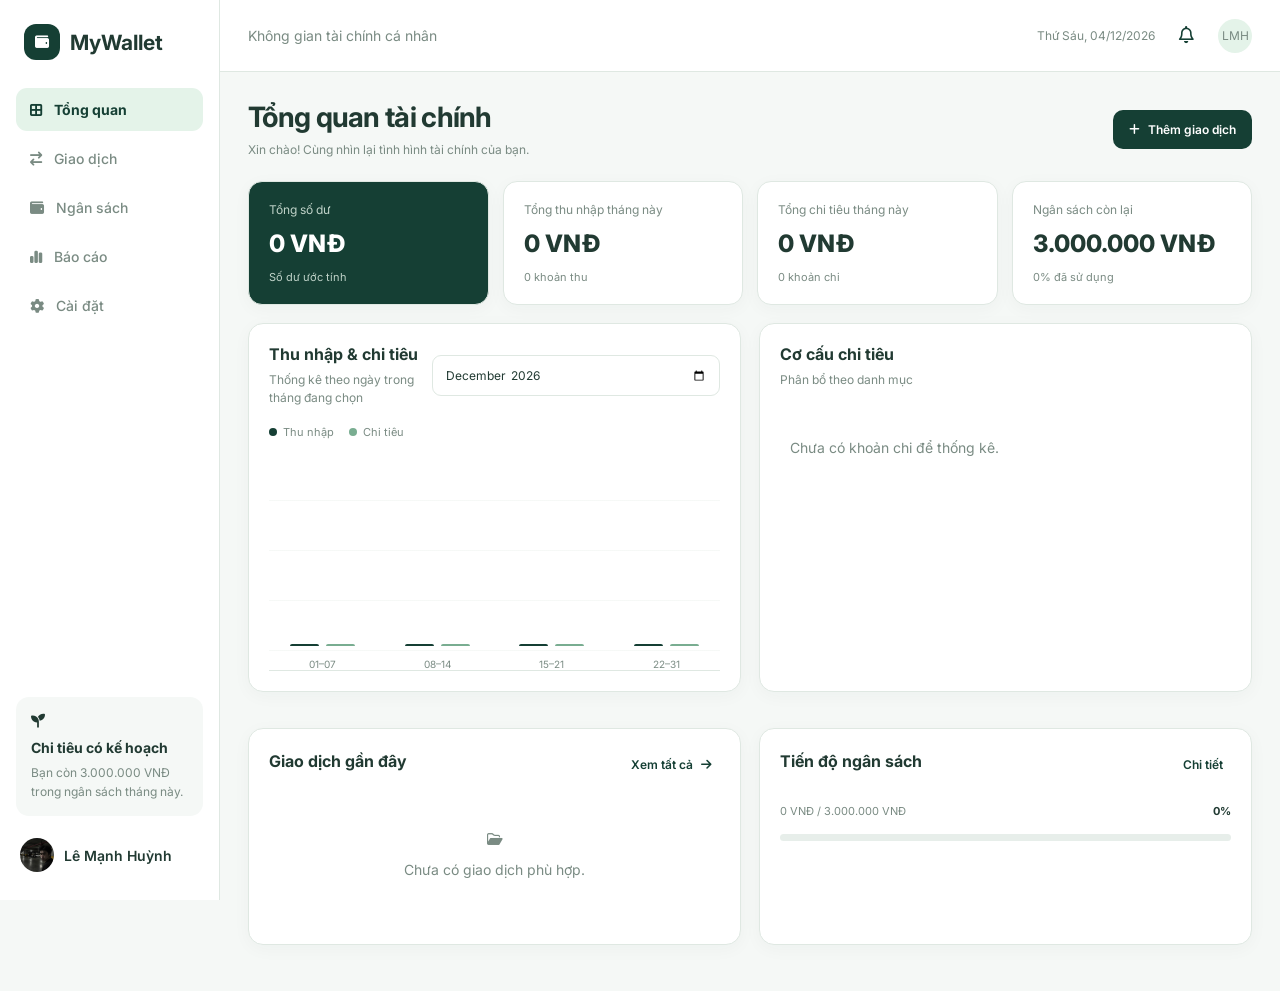
<file: index.html>
<!doctype html>
<html lang="vi">
  <head>
    <meta charset="UTF-8" />
    <meta name="viewport" content="width=device-width, initial-scale=1.0" />
    <link rel="stylesheet" href="style.css" />
    <link
      rel="stylesheet"
      href="https://cdnjs.cloudflare.com/ajax/libs/font-awesome/6.4.0/css/all.min.css"
    />
    <title>MyWallet</title>
  </head>
  <body>
    <div class="app-layout">
      <!-- SIDEBAR -->
      <aside class="sidebar">
        <!-- logo -->
        <div class="sidebar-brand">
          <div class="brand-icon">
            <i class="fa-solid fa-wallet"></i>
          </div>
          <h2>MyWallet</h2>
        </div>
        <!-- Menu điều hướng -->
        <nav class="sidebar-nav">
          <ul>
            <li>
              <a href="dashboard.html" data-page="dashboard" class="active">
                <i class="fa-solid fa-border-all"></i> Tổng quan
              </a>
            </li>
          </ul>
          <ul>
            <li>
              <a href="transactions.html" data-page="transactions">
                <i class="fa-solid fa-arrow-right-arrow-left"></i> Giao dịch
              </a>
            </li>
          </ul>
          <ul>
            <li>
              <a href="budget.html" data-page="budget">
                <i class="fa-solid fa-wallet"></i> Ngân sách
              </a>
            </li>
          </ul>
          <ul>
            <li>
              <a href="reports.html" data-page="reports">
                <i class="fa-solid fa-chart-simple"></i> Báo cáo
              </a>
            </li>
          </ul>
          <ul>
            <li>
              <a href="settings.html" data-page="settings">
                <i class="fa-solid fa-gear"></i> Cài đặt
              </a>
            </li>
          </ul>
        </nav>
        <!-- Khu vực dưới cùng -->
        <div class="sidebar-bottom">
          <div class="budget-widget">
            <i class="fa-solid fa-seedling"></i>
            <h4>Chi tiêu có kế hoạch</h4>
            <p>Bạn còn 650.000 VNĐ trong ngân sách tháng này.</p>
          </div>
          <div class="user-profile">
            <img src="./img/avatar.jpg" alt="Avatar" class="avatar" />
            <span class="user-name">Lê Mạnh Huỳnh</span>
          </div>
        </div>
      </aside>
      <!-- HEADER -->
      <div class="main-content">
        <header class="top-header">
          <div class="header-left">
            <p>Không gian tài chính cá nhân</p>
          </div>
          <div class="header-right">
            <span class="current-date">Thứ Bảy, 10/10/2026</span>
            <button class="btn-notification">
              <i class="fa-regular fa-bell"></i>
            </button>
            <div class="user-avatar-small">LMH</div>
          </div>
        </header>
        <main id="page-content" class="page-content">
          <h1>Tổng quan tài chính</h1>
          <p>Chào mừng đến với MyWallet.</p>
        </main>
      </div>
    </div>
    <script src="app.js"></script>
  </body>
</html>
</file>
<file: style.css>
@import url("https://fonts.googleapis.com/css2?family=Inter:wght@400;500;600;700;800&display=swap");
:root {
  --green: #153f34;
  --green2: #267d57;
  --mint: #e4f3e9;
  --bg: #f5f8f6;
  --text: #213a32;
  --muted: #7a8b83;
  --line: #dfe8e2;
  --white: #fff;
  --red: #c94b4b;
  --amber: #a86b1b;
  --shadow: 0 4px 18px rgba(20, 55, 43, 0.035);
}
* {
  box-sizing: border-box;
}
body {
  margin: 0;
  background: var(--bg);
  color: var(--text);
  font-family: Inter, Arial, sans-serif;
  font-size: 14px;
}
.app-layout {
  min-height: 100vh;
  display: flex;
}
.sidebar {
  width: 220px;
  flex: 0 0 220px;
  background: #fff;
  border-right: 1px solid var(--line);
  padding: 24px 16px;
  display: flex;
  flex-direction: column;
  position: fixed;
  inset: 0 auto 0 0;
  z-index: 5;
}
.sidebar-brand {
  display: flex;
  align-items: center;
  gap: 10px;
  padding: 0 8px 28px;
}
.sidebar-brand h2 {
  font-size: 21px;
  margin: 0;
}
.brand-icon {
  width: 36px;
  height: 36px;
  background: var(--green);
  color: #fff;
  border-radius: 12px;
  display: grid;
  place-items: center;
}
.sidebar-nav ul {
  list-style: none;
  padding: 0;
  margin: 0 0 6px;
}
.sidebar-nav a {
  display: flex;
  align-items: center;
  gap: 12px;
  text-decoration: none;
  color: var(--muted);
  padding: 13px 14px;
  border-radius: 11px;
  font-weight: 500;
}
.sidebar-nav a.active,
.sidebar-nav a:hover {
  background: var(--mint);
  color: var(--green);
  font-weight: 700;
}
.sidebar-bottom {
  margin-top: auto;
}
.budget-widget {
  background: var(--bg);
  padding: 15px;
  border-radius: 13px;
  margin-bottom: 18px;
}
.budget-widget h4 {
  margin: 10px 0 7px;
}
.budget-widget p {
  font-size: 12px;
  color: var(--muted);
  line-height: 1.6;
  margin: 0;
}
.user-profile {
  display: flex;
  align-items: center;
  gap: 10px;
  font-weight: 600;
  padding: 4px;
}
.avatar,
.user-avatar-small {
  width: 34px;
  height: 34px;
  object-fit: cover;
  border-radius: 50%;
  background: var(--mint);
  display: grid;
  place-items: center;
}
.main-content {
  margin-left: 220px;
  width: calc(100% - 220px);
  min-width: 0;
}
.top-header {
  height: 72px;
  background: #fff;
  border-bottom: 1px solid var(--line);
  display: flex;
  align-items: center;
  justify-content: space-between;
  padding: 0 28px;
}
.header-left p {
  color: var(--muted);
}
.header-right {
  display: flex;
  align-items: center;
  gap: 18px;
  color: var(--muted);
  font-size: 12px;
}
.btn-notification,
.icon-button {
  border: 0;
  background: transparent;
  color: var(--green);
  font-size: 17px;
  cursor: pointer;
}
.page-content {
  padding: 28px;
  max-width: 1600px;
  margin: 0 auto;
}
.page-heading {
  display: flex;
  justify-content: space-between;
  align-items: center;
  gap: 18px;
  margin-bottom: 22px;
}
.page-heading h1 {
  font-size: 28px;
  margin: 0 0 7px;
  letter-spacing: -0.7px;
}
.page-heading p,
.panel-heading p {
  color: var(--muted);
  font-size: 12px;
  margin: 0;
  line-height: 1.5;
}
.btn {
  border: 1px solid transparent;
  border-radius: 10px;
  padding: 11px 15px;
  font:
    600 12px Inter,
    sans-serif;
  cursor: pointer;
  display: inline-flex;
  gap: 8px;
  align-items: center;
  justify-content: center;
  text-decoration: none;
}
.btn-primary {
  background: var(--green);
  color: white;
}
.btn-primary:hover {
  background: #205848;
}
.btn-secondary {
  background: #fff;
  border-color: var(--line);
  color: var(--green);
}
.btn-quiet {
  background: transparent;
  color: var(--green);
  padding: 7px;
}
.btn-danger {
  background: #fff0f0;
  color: var(--red);
  border-color: #f1d3d3;
}
.stats-grid {
  display: grid;
  grid-template-columns: repeat(4, minmax(0, 1fr));
  gap: 14px;
  margin-bottom: 18px;
}
.stat-card {
  background: #fff;
  border: 1px solid var(--line);
  border-radius: 14px;
  padding: 20px;
  box-shadow: var(--shadow);
  min-width: 0;
}
.stat-card.dark {
  background: var(--green);
  color: #fff;
}
.stat-label {
  font-size: 12px;
  color: var(--muted);
  margin-bottom: 12px;
}
.dark .stat-label,
.dark .stat-foot {
  color: #c0d3c9;
}
.stat-value {
  font-size: clamp(17px, 2vw, 24px);
  font-weight: 800;
  overflow-wrap: anywhere;
}
.stat-foot {
  font-size: 11px;
  color: var(--muted);
  margin-top: 12px;
}
.positive {
  color: var(--green2);
}
.negative {
  color: var(--red);
}
.content-grid {
  display: grid;
  grid-template-columns: repeat(2, minmax(0, 1fr));
  gap: 18px;
}
.panel {
  background: #fff;
  border: 1px solid var(--line);
  border-radius: 15px;
  padding: 20px;
  min-width: 0;
  box-shadow: var(--shadow);
  margin-bottom: 18px;
}
.panel h2 {
  font-size: 16px;
  margin: 0 0 7px;
}
.panel-heading {
  display: flex;
  justify-content: space-between;
  align-items: center;
  gap: 14px;
  margin-bottom: 18px;
}
.panel-wide {
  grid-column: span 1;
}
.panel-heading > div {
  min-width: 0;
}
.chart-area {
  min-height: 230px;
}
.chart-bars {
  height: 220px;
  display: flex;
  align-items: end;
  justify-content: space-around;
  gap: 18px;
  border-bottom: 1px solid var(--line);
  padding: 18px 5px 0;
  background: repeating-linear-gradient(
    to bottom,
    transparent 0,
    transparent 49px,
    #edf2ee 50px
  );
}
.chart-group {
  height: 100%;
  flex: 1;
  display: flex;
  align-items: end;
  justify-content: center;
  gap: 7px;
  position: relative;
  padding-bottom: 24px;
}
.chart-bar {
  width: min(30%, 32px);
  min-width: 8px;
  border-radius: 5px 5px 0 0;
  position: relative;
  min-height: 2px;
}
.chart-bar.income {
  background: #79ad91;
}
.chart-bar.expense {
  background: var(--green);
}
.chart-label {
  position: absolute;
  bottom: 0;
  font-size: 10px;
  color: var(--muted);
  white-space: nowrap;
}
.chart-legend {
  display: flex;
  gap: 15px;
  font-size: 11px;
  color: var(--muted);
  margin: 4px 0 12px;
}
.dot {
  width: 8px;
  height: 8px;
  display: inline-block;
  border-radius: 50%;
  margin-right: 6px;
}
.pie-layout {
  display: flex;
  align-items: center;
  gap: 22px;
  flex-wrap: wrap;
}
.pie-ring {
  width: 155px;
  height: 155px;
  border-radius: 50%;
  display: grid;
  place-items: center;
  flex: 0 0 auto;
  position: relative;
}
.pie-hole {
  width: 105px;
  height: 105px;
  border-radius: 50%;
  background: #fff;
  display: grid;
  place-content: center;
  text-align: center;
}
.pie-hole strong {
  font-size: 17px;
}
.pie-hole span {
  font-size: 10px;
  color: var(--muted);
  margin-top: 4px;
}
.legend-list {
  flex: 1;
  min-width: 130px;
}
.legend-row {
  display: flex;
  justify-content: space-between;
  gap: 10px;
  font-size: 11px;
  color: var(--muted);
  padding: 6px 0;
}
.legend-row strong {
  color: var(--text);
  white-space: nowrap;
}
.table-wrap {
  overflow: auto;
}
table {
  width: 100%;
  border-collapse: collapse;
  font-size: 12px;
}
th {
  text-align: left;
  background: #f5f8f6;
  color: var(--muted);
  font-weight: 500;
  padding: 12px 10px;
  white-space: nowrap;
}
th:first-child {
  border-radius: 8px 0 0 8px;
}
th:last-child {
  border-radius: 0 8px 8px 0;
}
td {
  padding: 14px 10px;
  border-bottom: 1px solid #edf1ee;
  vertical-align: middle;
}
td.amount {
  text-align: right;
  font-weight: 700;
  white-space: nowrap;
}
td.muted {
  color: var(--muted);
}
.table-actions {
  white-space: nowrap;
}
.table-actions button {
  border: 0;
  background: transparent;
  color: var(--green);
  cursor: pointer;
  padding: 6px;
}
.empty-state {
  padding: 32px 10px;
  text-align: center;
  color: var(--muted);
}
.filters {
  display: grid;
  grid-template-columns: minmax(180px, 1fr) 160px 180px 160px auto;
  gap: 10px;
  margin-bottom: 16px;
}
.control {
  width: 100%;
  border: 1px solid var(--line);
  background: #fff;
  color: var(--text);
  border-radius: 9px;
  padding: 11px 12px;
  font:
    400 12px Inter,
    sans-serif;
  min-width: 0;
}
.control:focus {
  outline: 2px solid #b9dcc6;
  border-color: #83b99a;
}
.form-two {
  display: grid;
  grid-template-columns: 1fr 1fr;
  gap: 14px;
}
.dialog {
  border: 0;
  border-radius: 16px;
  padding: 0;
  width: min(560px, calc(100% - 28px));
  max-height: 90vh;
  overflow: auto;
  box-shadow: 0 20px 70px #0d30244a;
}
.dialog::backdrop {
  background: #142c2480;
}
.dialog-form {
  padding: 24px;
  display: grid;
  gap: 15px;
}
.dialog-form label,
.report-controls label {
  display: grid;
  gap: 7px;
  font-size: 12px;
  font-weight: 600;
}
.dialog-actions {
  display: flex;
  justify-content: flex-end;
  gap: 9px;
  margin-top: 4px;
}
.budget-overview {
  background: var(--green);
  color: white;
  display: grid;
  grid-template-columns: 1.1fr 1fr 1fr;
  gap: 20px;
  align-items: center;
}
.budget-overview .muted {
  color: #bfd4c9;
}
.budget-overview strong {
  font-size: 24px;
  display: block;
  margin-top: 8px;
}
.progress-track {
  height: 7px;
  border-radius: 9px;
  background: #e7eeea;
  overflow: hidden;
  margin: 10px 0;
}
.progress-fill {
  height: 100%;
  background: var(--green);
  border-radius: 9px;
}
.progress-fill.warn {
  background: var(--amber);
}
.progress-fill.over {
  background: var(--red);
}
.budget-overview .progress-track {
  background: #ffffff35;
}
.budget-overview .progress-fill {
  background: #b8d8c5;
}
.notice {
  padding: 13px 16px;
  background: #fff5e5;
  color: #986017;
  border-radius: 10px;
  font-size: 12px;
  margin-bottom: 18px;
}
.budget-grid {
  display: grid;
  grid-template-columns: repeat(3, minmax(0, 1fr));
  gap: 15px;
}
.budget-card {
  background: #fff;
  border: 1px solid var(--line);
  border-radius: 14px;
  padding: 20px;
}
.budget-card h3 {
  font-size: 14px;
  margin: 0;
}
.budget-card .big-amount {
  font-size: 23px;
  font-weight: 800;
  margin: 17px 0 7px;
}
.budget-card p {
  font-size: 11px;
  color: var(--muted);
}
.budget-card .budget-state {
  font-size: 11px;
  font-weight: 600;
}
.budget-limit-fields {
  display: grid;
  grid-template-columns: 1fr 1fr;
  gap: 12px;
}
.settings-grid {
  display: grid;
  grid-template-columns: repeat(2, minmax(0, 1fr));
  gap: 18px;
}
.settings-grid .panel {
  margin: 0;
}
.settings-icon {
  width: 42px;
  height: 42px;
  display: grid;
  place-items: center;
  border-radius: 12px;
  background: var(--mint);
  color: var(--green);
  font-size: 18px;
  margin-bottom: 16px;
}
.settings-grid p {
  color: var(--muted);
  font-size: 12px;
  line-height: 1.7;
  min-height: 62px;
}
.settings-status {
  background: var(--bg);
  padding: 12px;
  border-radius: 9px;
  font-size: 12px;
  margin: 14px 0;
}
.file-button {
  position: relative;
}
.danger-panel {
  border-color: #f0d6d6;
}
.inline-message {
  font-size: 12px;
  color: var(--green2);
  margin-top: 14px;
}
.report-controls {
  display: flex;
  align-items: end;
  gap: 14px;
}
.report-controls label {
  width: 180px;
}
.rank-row {
  display: grid;
  grid-template-columns: 30px 1fr auto auto;
  align-items: center;
  gap: 12px;
  padding: 12px 0;
  border-bottom: 1px solid var(--line);
  font-size: 12px;
}
.rank-number {
  background: var(--bg);
  border-radius: 8px;
  padding: 8px;
  text-align: center;
}
.small-muted {
  color: var(--muted);
  font-size: 11px;
}
.toast {
  position: fixed;
  right: 22px;
  bottom: 22px;
  background: var(--green);
  color: white;
  padding: 13px 18px;
  border-radius: 10px;
  z-index: 20;
  box-shadow: var(--shadow);
  max-width: calc(100% - 40px);
}
@media (max-width: 1100px) {
  .sidebar {
    width: 190px;
    flex-basis: 190px;
  }
  .main-content {
    margin-left: 190px;
    width: calc(100% - 190px);
  }
  .page-content {
    padding: 22px;
  }
  .stats-grid {
    grid-template-columns: repeat(2, minmax(0, 1fr));
  }
  .filters {
    grid-template-columns: 1fr 1fr;
  }
  .budget-grid {
    grid-template-columns: repeat(2, minmax(0, 1fr));
  }
  .content-grid {
    gap: 12px;
  }
}
@media (max-width: 720px) {
  .sidebar {
    width: 64px;
    flex-basis: 64px;
    padding: 16px 7px;
  }
  .sidebar-brand {
    padding: 0 6px 24px;
  }
  .sidebar-brand h2,
  .sidebar-nav a {
    font-size: 0;
  }
  .sidebar-nav a {
    justify-content: center;
    padding: 13px 0;
  }
  .sidebar-nav a i {
    font-size: 17px;
  }
  .sidebar-bottom {
    display: none;
  }
  .main-content {
    margin-left: 64px;
    width: calc(100% - 64px);
  }
  .top-header {
    padding: 0 14px;
    height: 60px;
  }
  .header-left {
    display: none;
  }
  .page-content {
    padding: 16px;
  }
  .page-heading {
    align-items: flex-start;
    flex-direction: column;
  }
  .page-heading h1 {
    font-size: 23px;
  }
  .content-grid,
  .settings-grid {
    grid-template-columns: 1fr;
  }
  .panel-wide {
    grid-column: auto;
  }
  .stats-grid {
    gap: 9px;
  }
  .stat-card {
    padding: 14px;
  }
  .stat-value {
    font-size: 17px;
  }
  .budget-grid {
    grid-template-columns: 1fr;
  }
  .budget-overview {
    grid-template-columns: 1fr;
  }
  .filters {
    grid-template-columns: 1fr 1fr;
  }
  .filters input:first-child {
    grid-column: span 2;
  }
  .form-two {
    grid-template-columns: 1fr;
  }
  .budget-limit-fields {
    grid-template-columns: 1fr 1fr;
  }
  .report-controls {
    flex-wrap: wrap;
  }
  .report-controls label {
    width: calc(50% - 8px);
  }
  .header-right {
    gap: 9px;
  }
  .chart-bars {
    gap: 6px;
  }
  .pie-layout {
    justify-content: center;
  }
}
</file>
